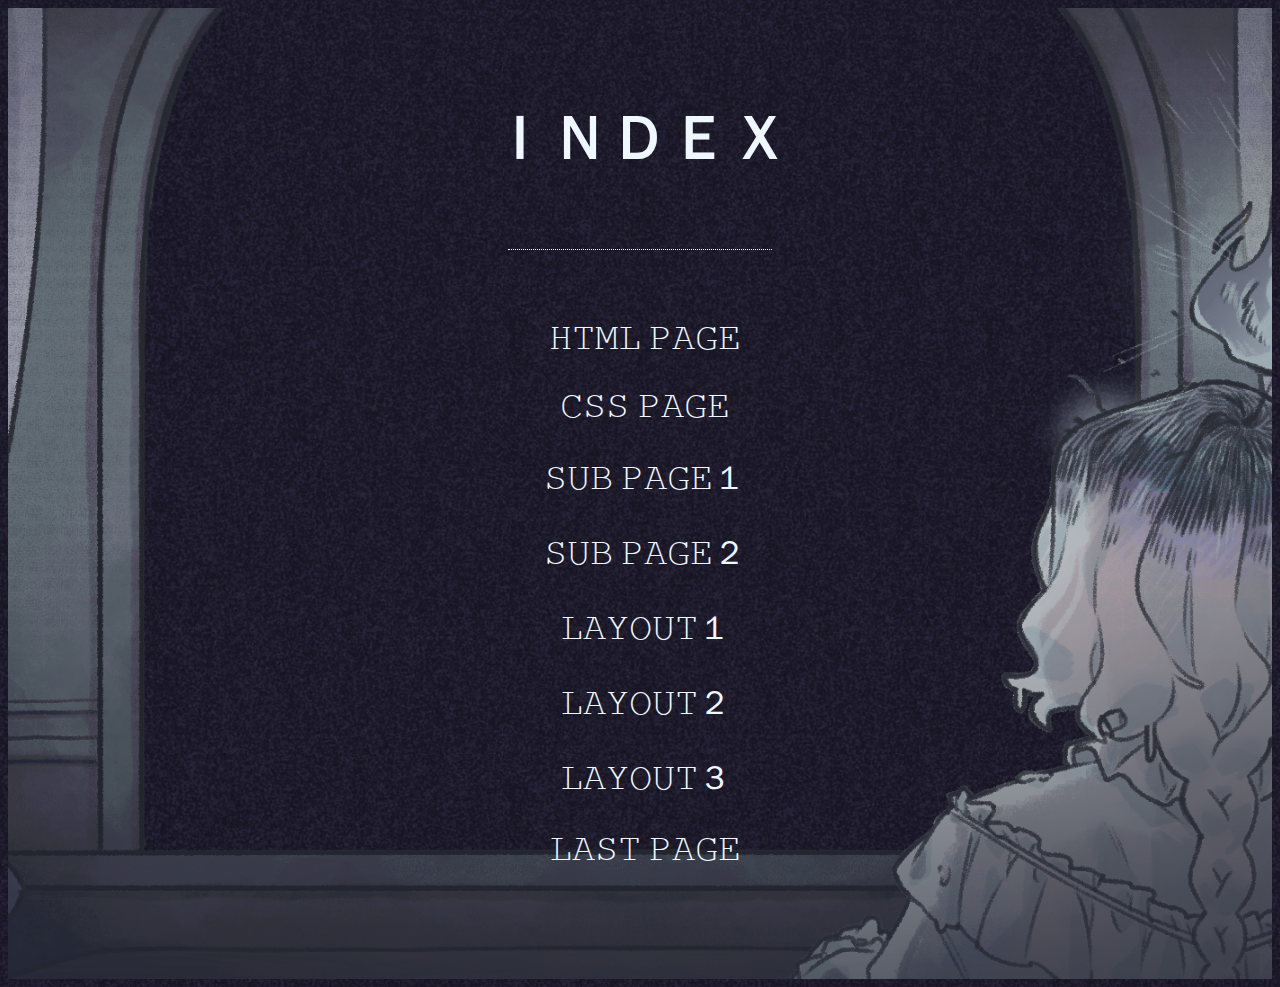
<file: index.html>
<!DOCTYPE html>
<html>
    <head>
        <title> 000의 홈페이지 입니다. </title>
        <meta charset="utf-8" />
        <link rel="stylesheet" type="text/css" href="style.css" />
        <style>
            #wrap{
                min-width: 1000px;
                max-width: 1920px;
                margin: 0px auto;
            }
            body{
                background-image: url("img/배경1.png");
                color:aliceblue;
            }
            #main_visual1{
                background-image:url(img/SM_VID_MAIN.png);
                background-repeat: no-repeat;
                background-position: 50% 50%;
                background-size: cover;
                padding: 50px 100px 80px 100px;
                text-align: center;
            }
            .long_line{
                border-top: dotted 1px aliceblue;
                margin: 15px 400px;
            }
            ul{
                margin-top: 70px;
            }
            li{
                position: relative;
                right: 15px;
                list-style: none;
                margin: 30px;
            }
            h1{
                font-size: 60px;
                margin-bottom: 70px;
            }
            a {
                color: inherit;
                text-decoration: none;
                font-size: 33px;
            }
            a:hover {
                color: #b3b2c5;
                transition: 1s;
            }
        </style>
    </head>
    <body>
        <div id="wrap">
            <div id="main_visual1">
                <h1> ＩＮＤＥＸ </h1>
                <div class="long_line"></div>
                <ul>
                    <li> <a href="html.html"> 𝙷𝚃𝙼𝙻 𝙿𝙰𝙶𝙴</a> </li>
                    <li> <a href="css.html"> 𝙲𝚂𝚂 𝙿𝙰𝙶𝙴</a> </li>
                    <li> <a href="sub1.html"> 𝚂𝚄𝙱 𝙿𝙰𝙶𝙴１</a> </li>
                    <li> <a href="sub.html"> 𝚂𝚄𝙱 𝙿𝙰𝙶𝙴２</a> </li>
                    <li> <a href="layout1/layout1.html"> 𝙻𝙰𝚈𝙾𝚄𝚃１ </a> </li>
                    <li> <a href="layout2/layout2.html"> 𝙻𝙰𝚈𝙾𝚄𝚃２ </a> </li>
                    <li> <a href="layout3/layout3.html"> 𝙻𝙰𝚈𝙾𝚄𝚃３ </a> </li>
                    <li> <a href="last.html"> 𝙻𝙰𝚂𝚃 𝙿𝙰𝙶𝙴</a> </li>
                </ul>
            </div>
        </div>
    </body>
</html>
</file>
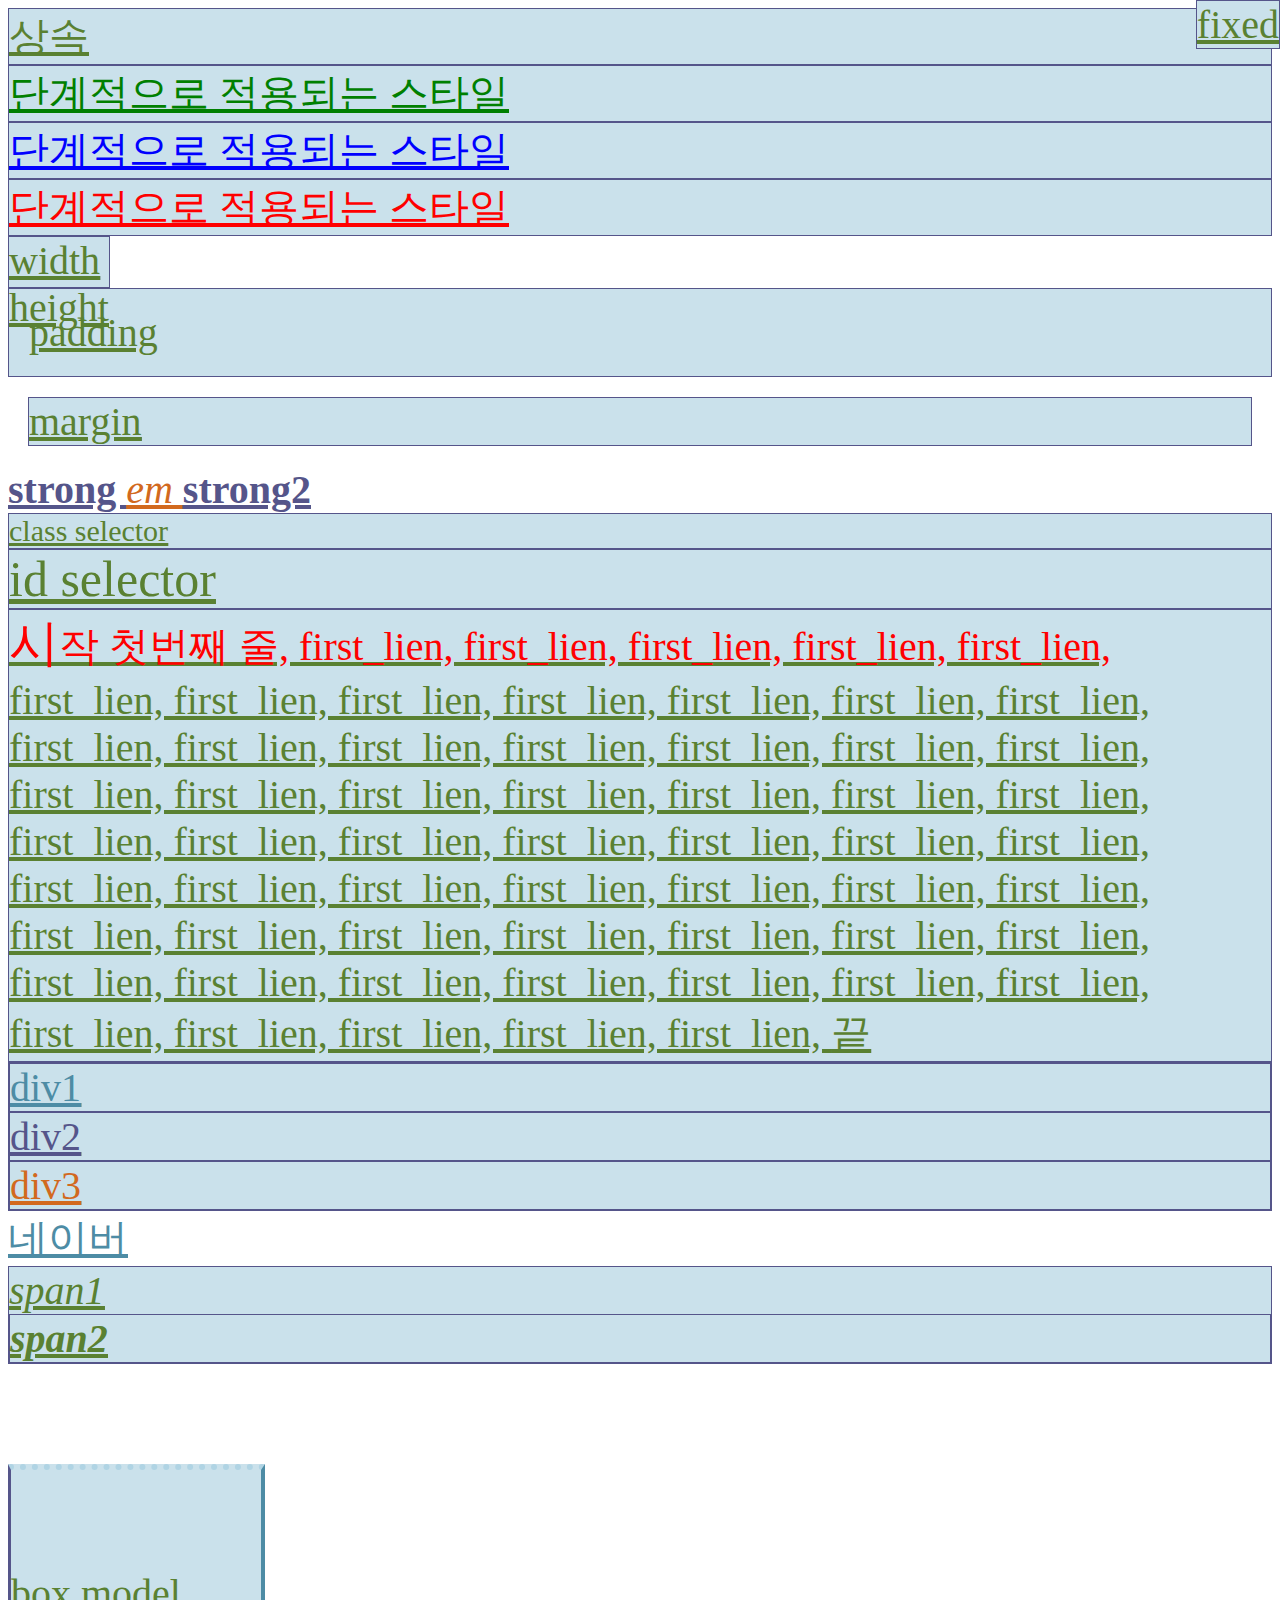
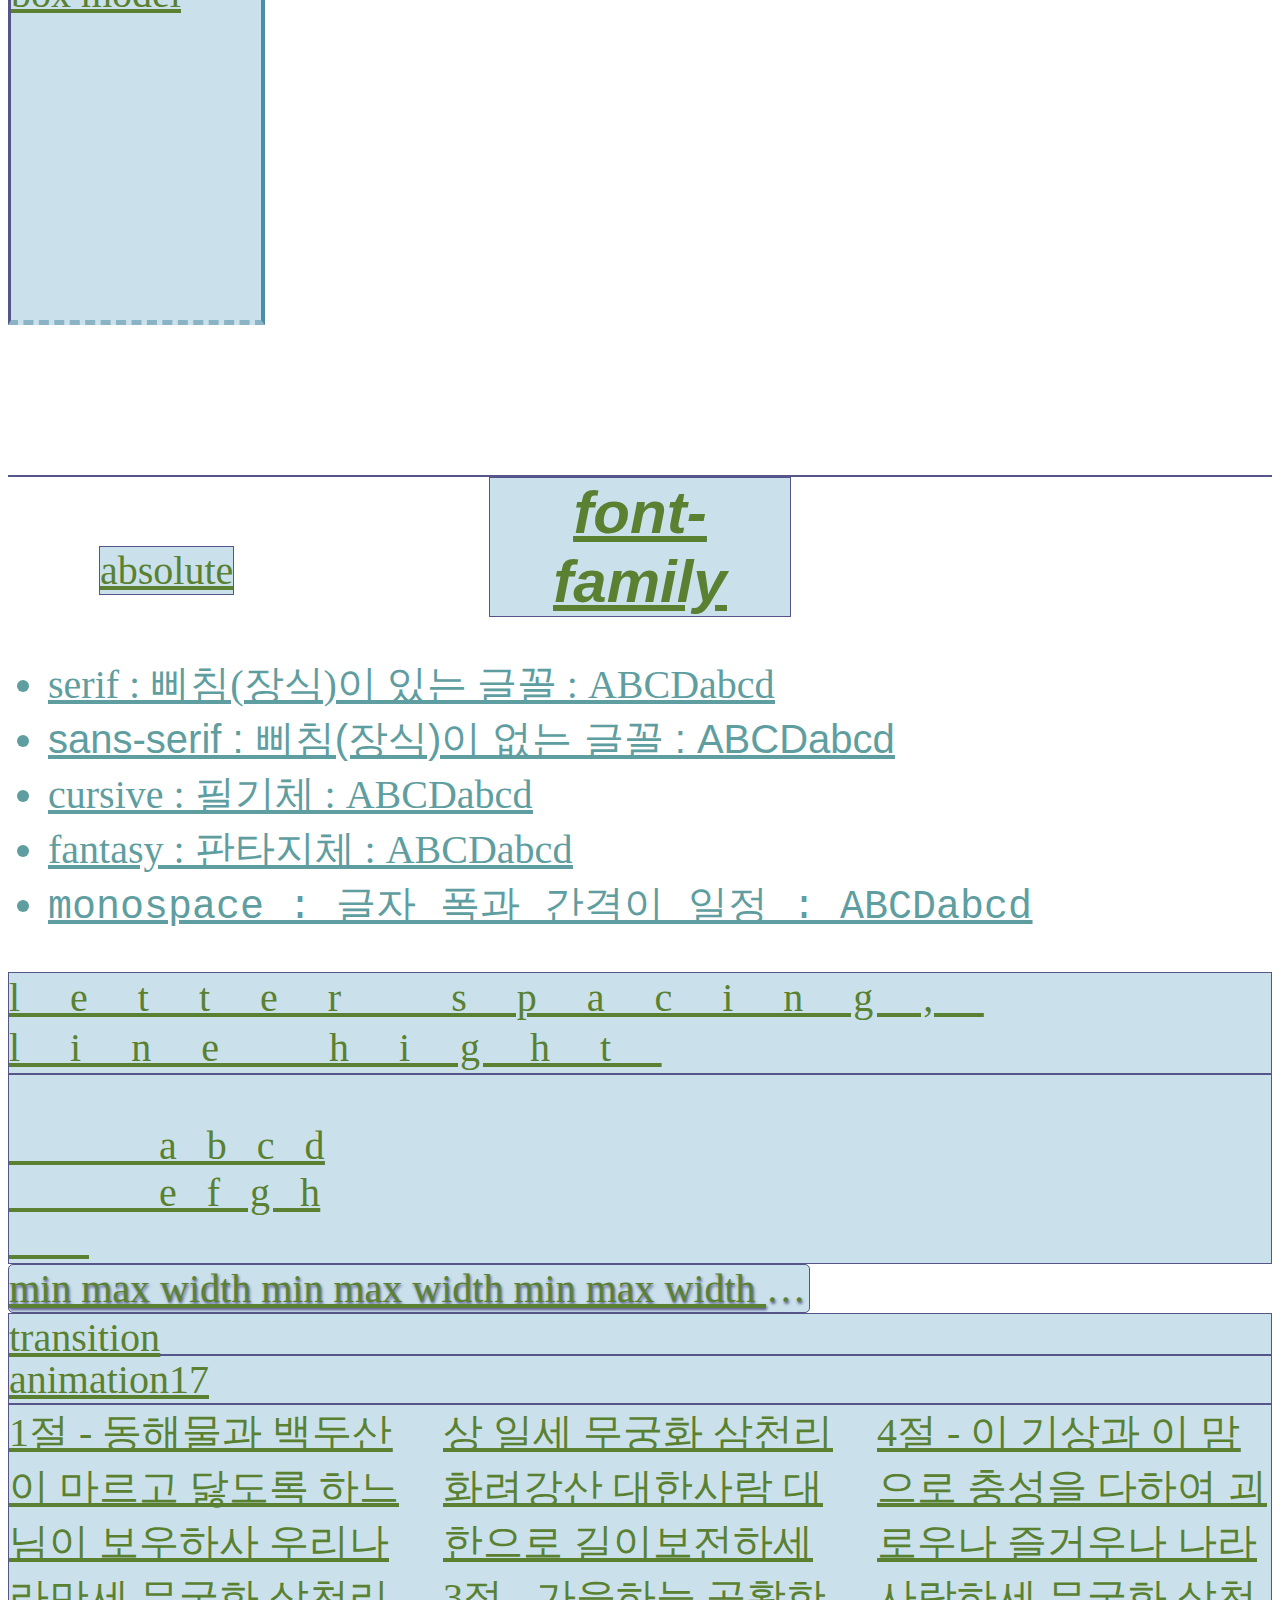
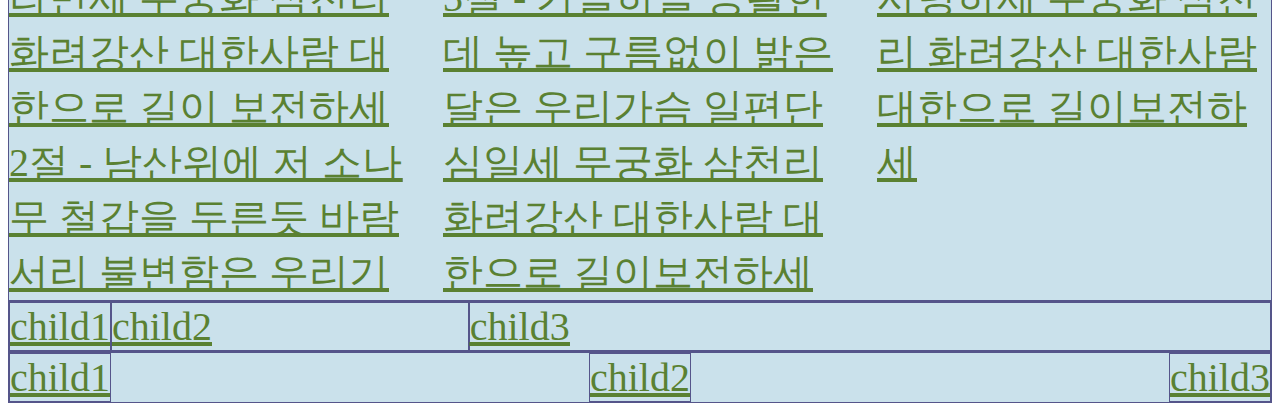
<file: css.html>
<!DOCTYPE html>
<html>
    <head>
        <title> css </title>
        <meta charset="utf-8" />
        <style>
            body{ color: cadetblue; }
            div{ 
                color: crimson;
                color: #4d8ca5;
                color: rgb(100%, 50%, 0%);
                color: rgb(90, 129, 50);
                }
            /* css 주석 */
        </style>
        <!-- html 주석 -->
        <!-- 스타일 안은 css 주석을, 그 밖은 html 주석을 사용-->
    </head>
    <body>
        <div id="d1"> 상속 </div>

        <style type="text/css">
            .cascade {color:green;}
            #specifi {color:blue;}
        </style>
        <div class="cascade"> 단계적으로 적용되는 스타일 </div>
        <div class="cascade" id="specifi"> 단계적으로 적용되는 스타일 </div>
        <div class="cascade" id="specifi" style="color:red;"> 단계적으로 적용되는 스타일 </div>

        <style>
            /* css스타일은 바디보다 헤드안에 넣는게 좋다*/
            div{ background-color: #cae1eb;
                 border: solid 1px #55558a;
                }
            #d2{
                width: 100px;
                height: 50px;
            }
        </style>
        <div id="d2"> width height </div>

        <style>
            #d3{
                padding: 20px;
            }
        </style>
        <div id="d3"> padding </div>

        <style>
            #d4{
                margin: 20px;
            }
        </style>
        <div id="d4"> margin </div>

        <style>
            *{
                text-decoration: underline;
            }
            strong{ color: #55558a;}
            em{ color: chocolate;}

        </style>
        <strong> strong </strong>
        <em> em </em>
        <strong>strong2</strong>

        <style>
            .c1{font-size: 30px;}
            #i1{font-size: 50px;}
        </style>
        <div class="c1"> class selector </div>
        <div id="i1">id selector </div>
    
        <style>
            #d5::first-line{
                color: red;
            }
            #d5::first-letter{
                font-size: 50px;
            }
            #d5::before{ content: "시작"; }
            #d5::after{ content: "끝"; }
            /* before, after는 꾸밈문자, css로 만들어낸 것이기 떄문에 컴퓨터가 읽어내는 정보로의 역할을 하지 못한다(ex.검색창에 검색이 되지 않는다.)*/
        </style>
        <div id="d5">
            첫번째 줄, first_lien, first_lien, first_lien, first_lien, first_lien, first_lien, first_lien, first_lien, first_lien, first_lien, first_lien, first_lien, first_lien, first_lien, 
            first_lien, first_lien, first_lien, first_lien, first_lien, first_lien, first_lien, first_lien, first_lien, first_lien, first_lien, first_lien, first_lien, first_lien, first_lien, 
            first_lien, first_lien, first_lien, first_lien, first_lien, first_lien, first_lien, first_lien, first_lien, first_lien, first_lien, first_lien, first_lien, first_lien, first_lien, 
            first_lien, first_lien, first_lien, first_lien, first_lien, first_lien, first_lien, first_lien, first_lien, first_lien, first_lien, first_lien, first_lien, first_lien, first_lien, 
        </div>

         <!-- 퍼스트 ~... 를 통해 원하는 글자의 색만 바꾸는 게 가능 -->
        <style>
            #d6 div:first-child{
                color: #4d8ca5;
            }
            #d6 div:nth-child(2){
                color: #55558a;
            }
            #d6 div:last-child{
                color: chocolate;
            }
        </style>
        <div id="d6">
             <div>div1</div>
             <div>div2</div>
             <div>div3</div>
        </div>

        <style>
            /* :link, :visited, :hover, :active, :focus */
            a:link{ /* 링크가 있다면 */
                color: #4d8ca5;
            }
            a:visited{ /* 방문한적이 있다면 */
                color: #55558a;
            }
            a:hover{ /* 마우스를 올리면 */
                color: chocolate;
                font-weight: bold;
            }
            a:active{ /* 마우스로 누르면 */
                color: aquamarine;
            }
            a:focus{ /* 포커스 되면 */
                color: black;
            }
        </style>
        <a href="http://www.naver.com"> 네이버 </a>

        <style>
            #d7>span{ /*자식 요소 선택자*/
                font-size: 40px;
            }
            #d7 span{ /*하위 요소 선택자*/
                font-style: italic;
            }
            #d7>div>span{
                font-weight: bold;
            }
        </style>
        <div id="d7"> <!-- <부모1>
                           <자식2></자식>
                           <자식3이자 손자의 부모2>
                                <자식의 자식4.손자1>
                           </자식>
                            </부모>-->
            <span>span1</span>
            <div>
                <span>span2</span>
            </div>
        </div>

        <style> /*선택자 그룹화*/
            body{ font-size: 40px; }
            div{ font-size: 40px; }
            span{ font-size: 40px; }
            body,div,span{ font-size: 40px; }
        </style>

        <style>
            #d8{
            width: 200px;
            height: 200px;
            border: solid 2px #851a3f;
            border-left: solid 3px #55558a;
            border-right: solid 4px #4d8ca5;
            border-top: dotted 6px #b0d4e4;
            border-bottom: dashed 5px #8ab3c5;

            margin: 50px;
            margin: 50px 100px; /*상하 좌우*/
            margin: 0px 50px 100px 150px; /*상 우 하 좌*/
            /*위에서 부터 시계방향*/
            margin-left: 0px;
            margin-right: 50px;
            margin-top: 100px;
            margin-bottom: 150px;

            padding: 50px;
            padding: 50px 100px; /*상하 좌우*/
            padding: 0px 50px 100px 150px; /*상 우 하 좌*/
            /*위에서 부터 시계방향*/
            padding-left: 0px;
            padding-right: 50px;
            padding-top: 100px;
            padding-bottom: 150px;
            }
        </style>
        <div id="d8"> box model </div>

        <style> /*앱솔루트를 남발하다가 웹사이트 자체가 망가지는 경우가 있으므로 주의해서 사용해야한다.*/
            #d9{
                position: absolute;
                left: 90px;
                top: 70px;
            }
            #d10{
                position: relative; /*관계형*/
                /*relative인 부모는, absolute 자식의 기준이 된다.
                앱솔루트가 문서를 기준으로 움직이지 않고 릴레이티브인 부모를 기준으로 움직이기 때문에
                문서의 움직임에 따라 움직이는 릴레이티브인 부모를 따라 변화한다.*/
            }
        </style>
        <div id="d10">
            <div id="d9"> absolute </div>
        </div>

        <style>
            #d11{
                position: fixed; /*고정된*/
                top: 0px;
                right: 0px;
            }
        </style>
        <div id="d11"> fixed </div>

        <style>
            #d12{
                font-family: 'Gill Sans', 'Gill Sans MT', Calibri, 'Trebuchet MS', sans-serif;
                font-size: 60px;
                font-weight: bold;
                font-style: italic;
                text-align: center;
                margin: 0px auto;
                width: 300px;
            }
        </style>
        <div id="d12"> font-family </div>
        <ul>
            <li><span style="font-family:serif;">serif : 삐침(장식)이 있는 글꼴 : ABCDabcd</span></li>
            <li><span style="font-family:sans-serif;">sans-serif : 삐침(장식)이 없는 글꼴 : ABCDabcd</span></li>
            <li><span style="font-family:cursive;">cursive : 필기체 : ABCDabcd</span></li>
            <li><span style="font-family:fantasy;">fantasy : 판타지체 : ABCDabcd</span></li>
            <li><span style="font-family:monospace;">monospace : 글자 폭과 간격이 일정 : ABCDabcd</span></li>
        </ul>

        <style>
            #d13{
                letter-spacing: 50px;
                line-height: 50px;
            }
        </style>
        <div id="d13"> letter spacing, line hight </div>

        <style>
            #d14{
                white-space: pre;
            }
        </style>
        <div id="d14">
               a   b   c   d
               e   f   g   h
        </div>

        <style>
            #d15{
                min-width: 500px;
                max-width: 800px;
                border-radius: 5px;
                text-shadow: 1px 2px 3px #55558a;
                /*가로이동,세로이동,번짐,색상*/
                white-space: nowrap;
                overflow: hidden;
                text-overflow: ellipsis;
                width: 800px;
            }
        </style>
        <div id="d15" >
            min max width min max width min max width min max width min max width
            min max width min max width min max width min max width min max width
            </div>

        <style>
            #d16{
                background-color: #cae1eb;
                height: 40px;
                transition: background-color 2s, height 2s;
            }
            #d16:hover{
                background-color: #4d8ca5;
                height: 80px;
            }
        </style>
        <div id="d16"> transition </div>

        <style>
            @keyframes animation17{
                from{ background-color: #b0d4e4; }
                to{ background-color: #4d8ca5; }
                /*or 0%,30%,60%,100%등으로 바꾸어 애니메이션을 더 복잡하게 만드는것도 가능*/
            }
            #d17:hover{
                animation-name: animation17;
                animation-duration: 2s;
            }
        </style>
        <div id="d17"> animation17 </div>

        <style>
            .col1{
                columns: 100px 3;
                /* 최소값 최대값 */
            }
        </style>
        <div class="col1">
            1절 - 동해물과 백두산이 마르고 닳도록
            하느님이 보우하사 우리나라만세
            무궁화 삼천리 화려강산 대한사람 대한으로 길이 보전하세
            
            2절 - 남산위에 저 소나무 철갑을 두른듯
            바람서리 불변함은 우리기상 일세
            무궁화 삼천리 화려강산 대한사람 대한으로 길이보전하세
            
            3절 - 가을하늘 공활한데 높고 구름없이 
            밝은달은 우리가슴 일편단심일세
            무궁화 삼천리 화려강산 대한사람 대한으로 길이보전하세
            
            4절 - 이 기상과 이 맘으로 충성을 다하여
            괴로우나 즐거우나 나라사랑하세
            무궁화 삼천리 화려강산 대한사람 대한으로 길이보전하세
        </div>

        <style>
            #d18{
                display: flex;
                /* 표시방식 : 유연하게; */
            }
            #d18 div:nth-child(1){ flex: 1;}
            #d18 div:nth-child(2){ flex: 4;}
            #d18 div:nth-child(3){ flex: 9;}
        </style>
        <div id="d18">
            <div> child1 </div>
            <div> child2 </div>
            <div> child3 </div>
        </div>

        <style>
            #d19{
                display: flex;
                justify-content:  space-between;
            }
        </style>
        <div id="d19">
            <div> child1 </div>
            <div> child2 </div>
            <div> child3 </div>
        </div>

    </body>
</html>
</file>
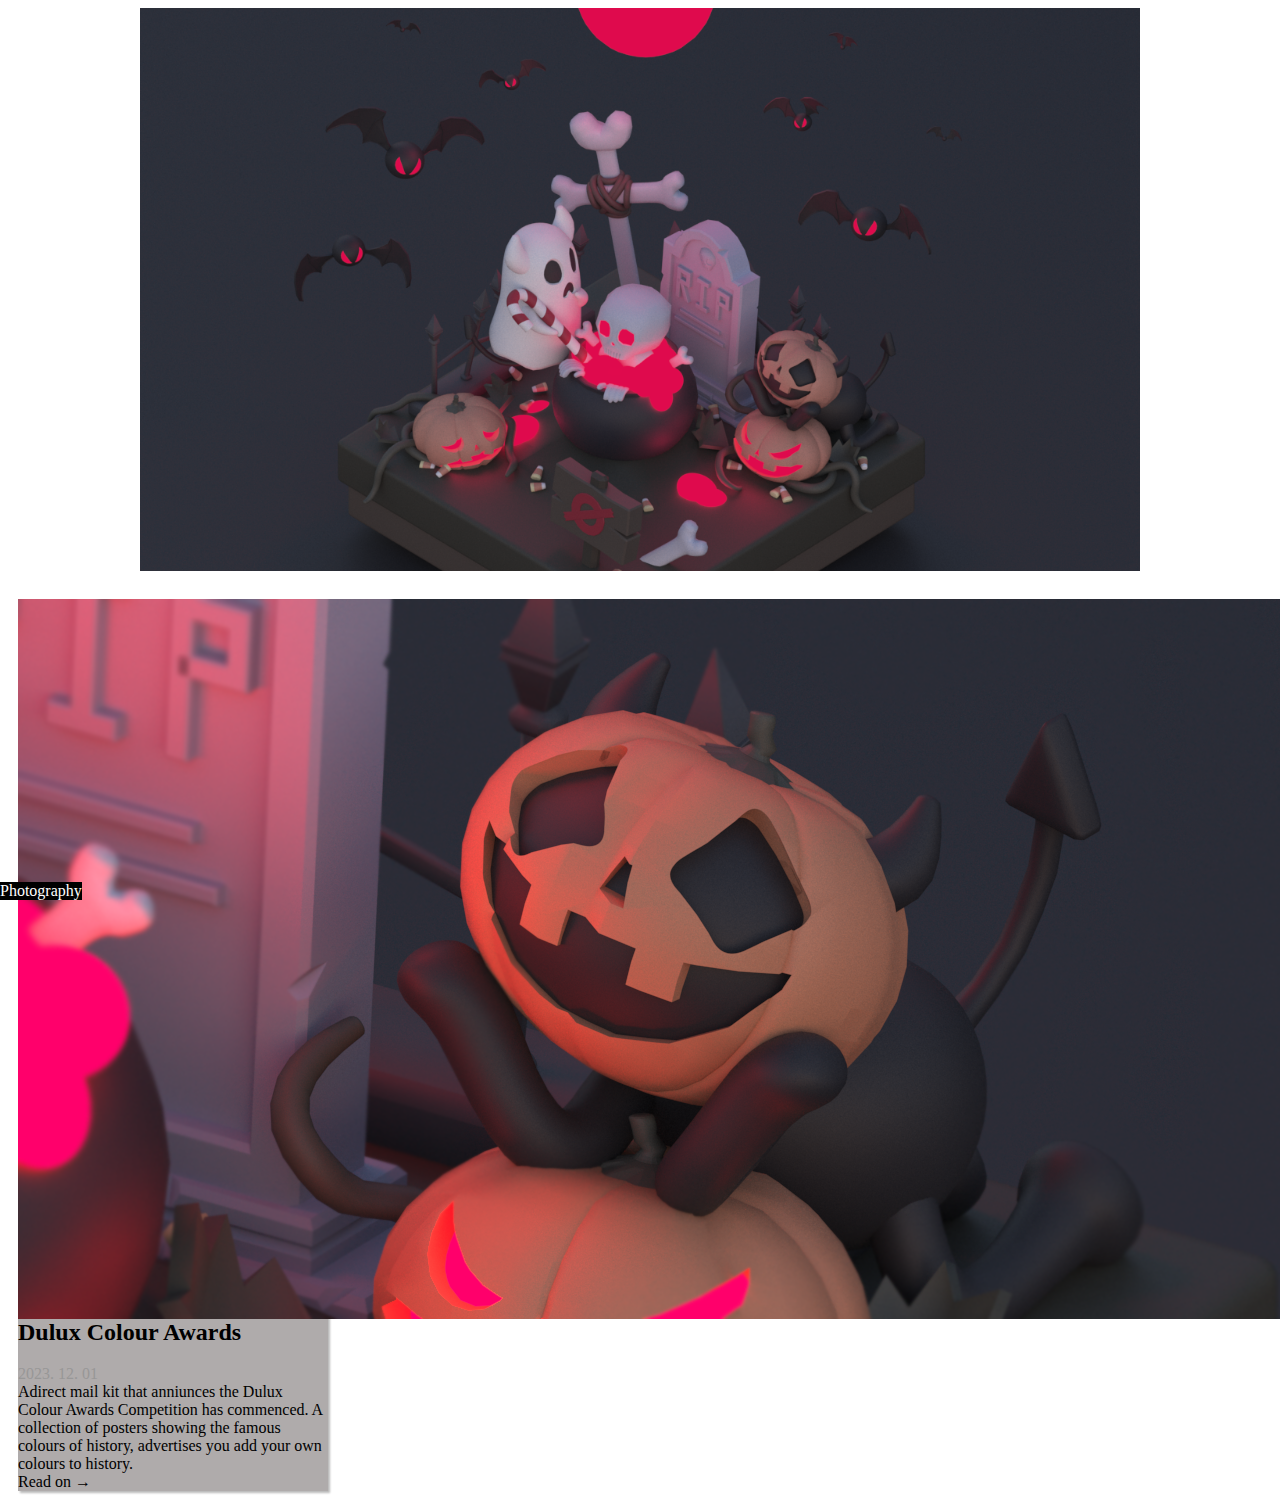
<file: n.html>
<!DOCTYPE html>
<html>
    <title> n </title>
        <meta charset="utf-8" />
    <head>
        <style>

            
           
            .mySlides {display: none;}
            img {vertical-align: middle;}

            /* Slideshow container */
            .slideshow-container {
            max-width: 1000px;
            position: relative;
            margin: auto;
            }

            .active {
            background-color: #33303e;
            }

            /* Fading animation */
            .fade {
            -webkit-animation-name: fade;
            -webkit-animation-duration: 1.5s;
            animation-name: fade;
            animation-duration: 1.5s;
            }

            @-webkit-keyframes fade {
            from {opacity: .4} 
            to {opacity: 1}
            }

            @keyframes fade {
            from {opacity: .4} 
            to {opacity: 1}
            }

            .content_card{
                width: 310px;
                background-color: #afabab;
                box-shadow: 2px 2px 2px #bababa;
                margin: 10px;
            }
            .content_card img{
                display: block;
            }
            .content_card p{
                margin: 0px;
            }
            .content_card>div:last-child>div:nth-child(2){
                color: #989797;
            }
            .content_card h2{
                margin-top: 0px;
            }
            .category{
                background-color: black;
                color: white;
                position: absolute;
                left: 0px;
                bottom: 0px;
            }
        </style>
        
    </head>
    <body>
<div class="slideshow-container">

<div class="mySlides fade">
    <img src="img/3D1 1.png" style="width:100%">
</div>
<div class="mySlides fade">
    <img src="img/3D1 2.png" style="width:100%">
</div>
<div class="mySlides fade">
    <img src="img/3D1 3.png" style="width:100%">
</div>
<div class="mySlides fade">
    <img src="img/3D1 4.png" style="width:100%">
</div>

</div>
<br>
<section class="content_card">
    <div>
        <img src="img/3D1 4.png" />
        <div class="category"> Photography </div>
    </div>
    <div>
        <h2> Dulux Colour Awards </h2>
        <div> 2023. 12. 01 </div>
        <div class="long_line"></div>
        <p>
            Adirect mail kit that anniunces the Dulux Colour Awards Competition has commenced.
            A collection of posters showing the famous colours of history,
            advertises you add your own colours to history.
        </p>
        <div class="long_line"></div>
        <div> Read on → </div>
    </div>
</section>
<div style="text-align:center">
  <span class="dot"></span> 
  <span class="dot"></span> 
  <span class="dot"></span>
  <span class="dot"></span> 
</div>
<script>
    var slideIndex = 0;
showSlides();

function showSlides() {
    var i;
    var slides = document.getElementsByClassName("mySlides");
    var dots = document.getElementsByClassName("dot");
    for (i = 0; i < slides.length; i++) {
       slides[i].style.display = "none";  
    }
    slideIndex++;
    if (slideIndex > slides.length) {slideIndex = 1}    
    for (i = 0; i < dots.length; i++) {
        dots[i].className = dots[i].className.replace(" active", "");
    }
    slides[slideIndex-1].style.display = "block";  
    dots[slideIndex-1].className += " active";
    setTimeout(showSlides, 2000); // Change image every 2 seconds
}
</script>
    </body>
</html>
</file>
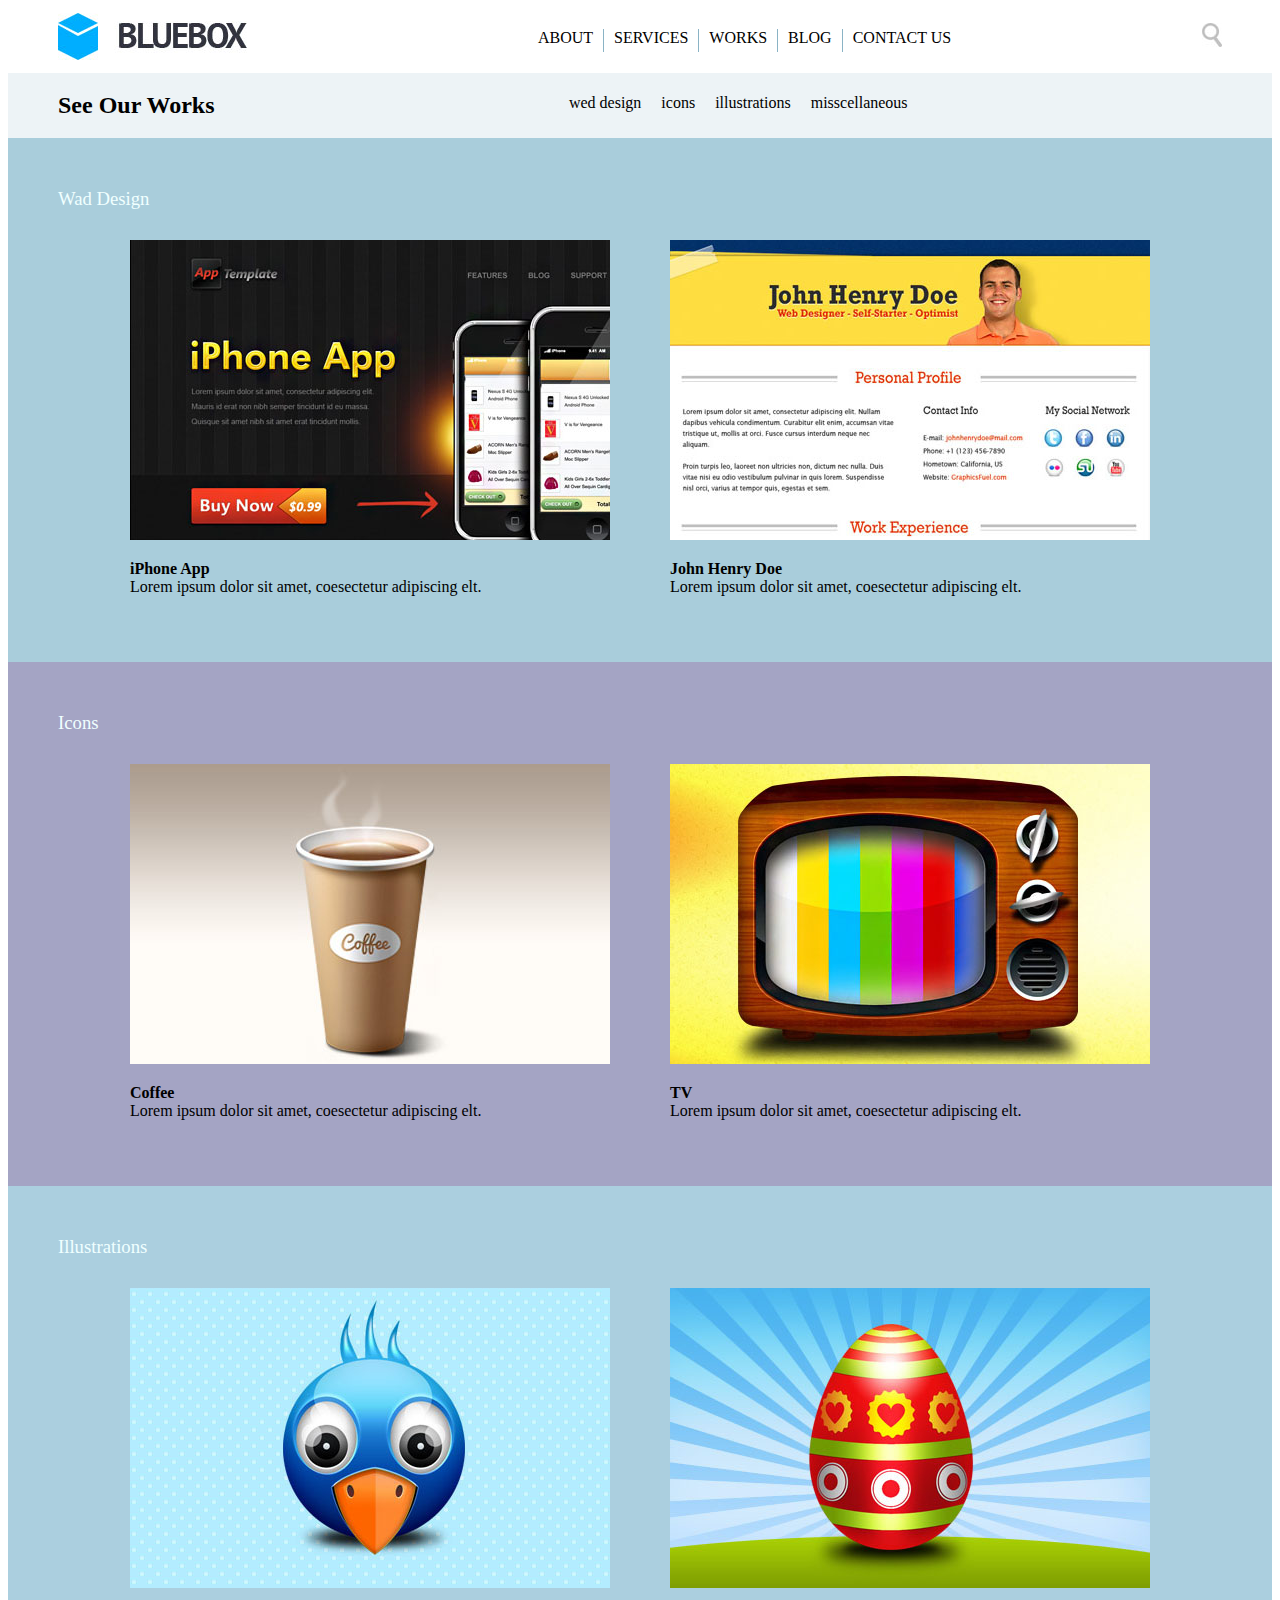
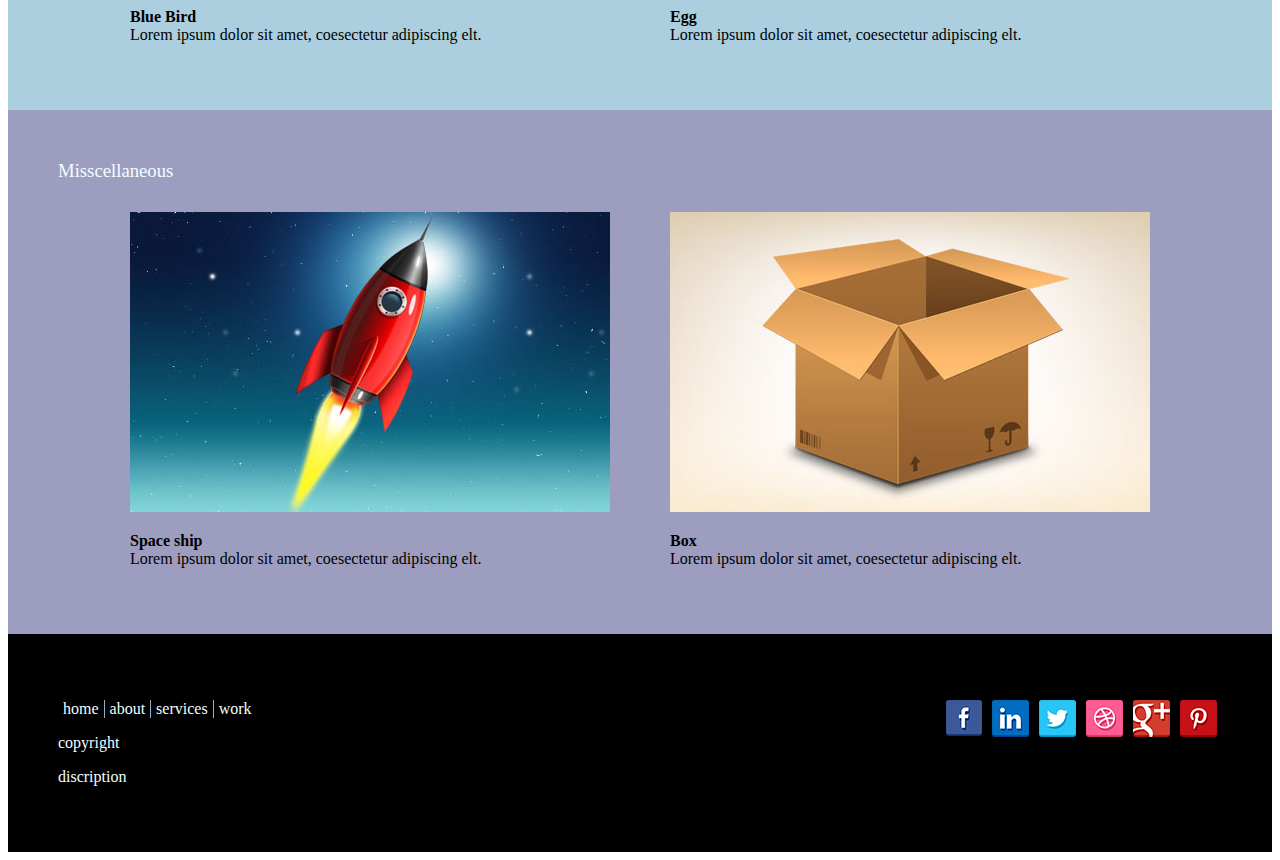
<file: layout1/layout1.html>
<!DOCTYPE html>
<html>
    <head>
        <title> layout1 </title>
        <meta charset="utf-8" />
        <style>
            /*
            #wrap ul{}
            header ul{}
            #wrap>header>ul{}
            */
            #wrap{
                min-width: 1000px; /* 최소 넓이 */
                max-width: 1920px; /* 최대 넓이 */
                margin: 0px auto;
            }
            header ul{ 
                list-style: none;
                display: flex;
                margin:13px, 0px;
            }
            header li{
                padding: 0px 10px;
                border-right: solid 1px #8ab3c5;
            }
            header li:last-child{
                border: none;
            }
            header{
                display: flex;
                justify-content: space-between;
                padding: 5px 50px;
            }
            header h1{
                margin: 0px;
            }
            header>div>img{
                margin: 10px 0px;
            }

            nav ul{
                list-style: none;
                display: flex;
            }
            nav li{
                padding: 0px 10px;
            }
            nav{
                display: flex;
                justify-content: space-between;
                background-color: #edf3f6;
                padding: 5px 50px;
            }
            nav h2{
                margin: 14px 0px;
            }

            #content>section:nth-child(1){ background-color: #a9cddb;}
            #content>section:nth-child(2){ background-color: #a4a4c4;}
            #content>section:nth-child(3){ background-color: #abcfdf;}
            #content>section:nth-child(4){ background-color: #9d9dc0;}
            #content>section>div{
                display: flex;
                justify-content: center;
            }
            #content>section>div>div{
                margin: 0px 30px;
            }
            #content dt{
                font-weight: bold;
            }
            #content dd{
                margin: 0px;
            }
            h3{
                margin: 0px;
                margin-bottom: 30px;
                color: azure;
                font-weight: normal;
            }
            section{
                padding: 50px;
            }
            footer{
                display: flex;
                justify-content: space-between;
                background-color: black;
                color: azure;
                padding: 50px;
            }
            footer ul{
                list-style: none;
                display: flex;
                padding: 0px;
            }
            footer li{
                padding: 0px 5px;
            }
            footer div:first-child li{
                border-right: solid 1px #8ab3c5;
            }
            footer div:first-child li:last-child{
                border: none;
            }

        </style>
    </head>
    <body>
        <div id="wrap">
            <header>
                <h1><img src="img/로고.png" /></h1>
                <ul>
                    <li> ABOUT </li>
                    <li> SERVICES </li>
                    <li> WORKS </li>
                    <li> BLOG </li>
                    <li> CONTACT US </li>
                </ul>
                <div><img src="img/줌.png" /></div>
            </header>

            <nav>
                <h2> See Our Works </h2>
                <ul>
                    <li> wed design </li>
                    <li> icons </li>
                    <li> illustrations </li>
                    <li> misscellaneous </li>
                </ul>
                <div></div>
            </nav>

            <div id="content">
                <section>
                    <h3> Wad Design </h3>
                    <div>
                        <div>
                            <img src="img/이미지1.png" />
                            <dl>
                                <dt> iPhone App </dt>
                                <dd> Lorem ipsum dolor sit amet, coesectetur adipiscing elt. </dd>
                            </dl>
                        </div>
                        <div>
                            <img src="img/이미지2.png" />
                            <dl>
                                <dt> John Henry Doe </dt>
                                <dd> Lorem ipsum dolor sit amet, coesectetur adipiscing elt. </dd>
                            </dl>
                        </div>
                    </div>
                </section>
                <section>
                    <h3> Icons </h3>
                    <div>
                        <div>
                            <img src="img/이미지3.png" />
                            <dl>
                                <dt> Coffee </dt>
                                <dd> Lorem ipsum dolor sit amet, coesectetur adipiscing elt. </dd>
                            </dl>
                        </div>
                        <div>
                            <img src="img/이미지4.png" />
                            <dl>
                                <dt> TV </dt>
                                <dd> Lorem ipsum dolor sit amet, coesectetur adipiscing elt. </dd>
                            </dl>
                        </div>
                    </div>
                </section>
                <section>
                    <h3>Illustrations </h3>
                    <div>
                        <div>
                            <img src="img/이미지5.png" />
                            <dl>
                                <dt> Blue Bird </dt>
                                <dd> Lorem ipsum dolor sit amet, coesectetur adipiscing elt. </dd>
                            </dl>
                        </div>
                        <div>
                            <img src="img/이미지6.png" />
                            <dl>
                                <dt> Egg </dt>
                                <dd> Lorem ipsum dolor sit amet, coesectetur adipiscing elt. </dd>
                            </dl>
                        </div>
                    </div>
                </section>
                <section>
                    <h3> Misscellaneous </h3>
                    <div>
                        <div>
                            <img src="img/이미지7.png" />
                            <dl>
                                <dt> Space ship </dt>
                                <dd> Lorem ipsum dolor sit amet, coesectetur adipiscing elt. </dd>
                            </dl>
                        </div>
                        <div>
                            <img src="img/이미지8.png" />
                            <dl>
                                <dt> Box </dt>
                                <dd> Lorem ipsum dolor sit amet, coesectetur adipiscing elt. </dd>
                            </dl>
                        </div>
                    </div>
                </section>
            </div>
            <footer>
                <div>
                    <ul>
                        <li>home</li>
                        <li>about</li>
                        <li>services</li>
                        <li>work</li>
                    </ul>
                    <p>copyright</p>
                    <p>discription</p>
                </div>
                <div>
                    <ul>
                        <li><img src="img/푸터1.png"/></li>
                        <li><img src="img/푸터2.png"/></li>
                        <li><img src="img/푸터3.png"/></li>
                        <li><img src="img/푸터4.png"/></li>
                        <li><img src="img/푸터5.png"/></li>
                        <li><img src="img/푸터6.png"/></li>
                    </ul>
                </div>
            </footer>
        </div>
    </body>
</html>
</file>
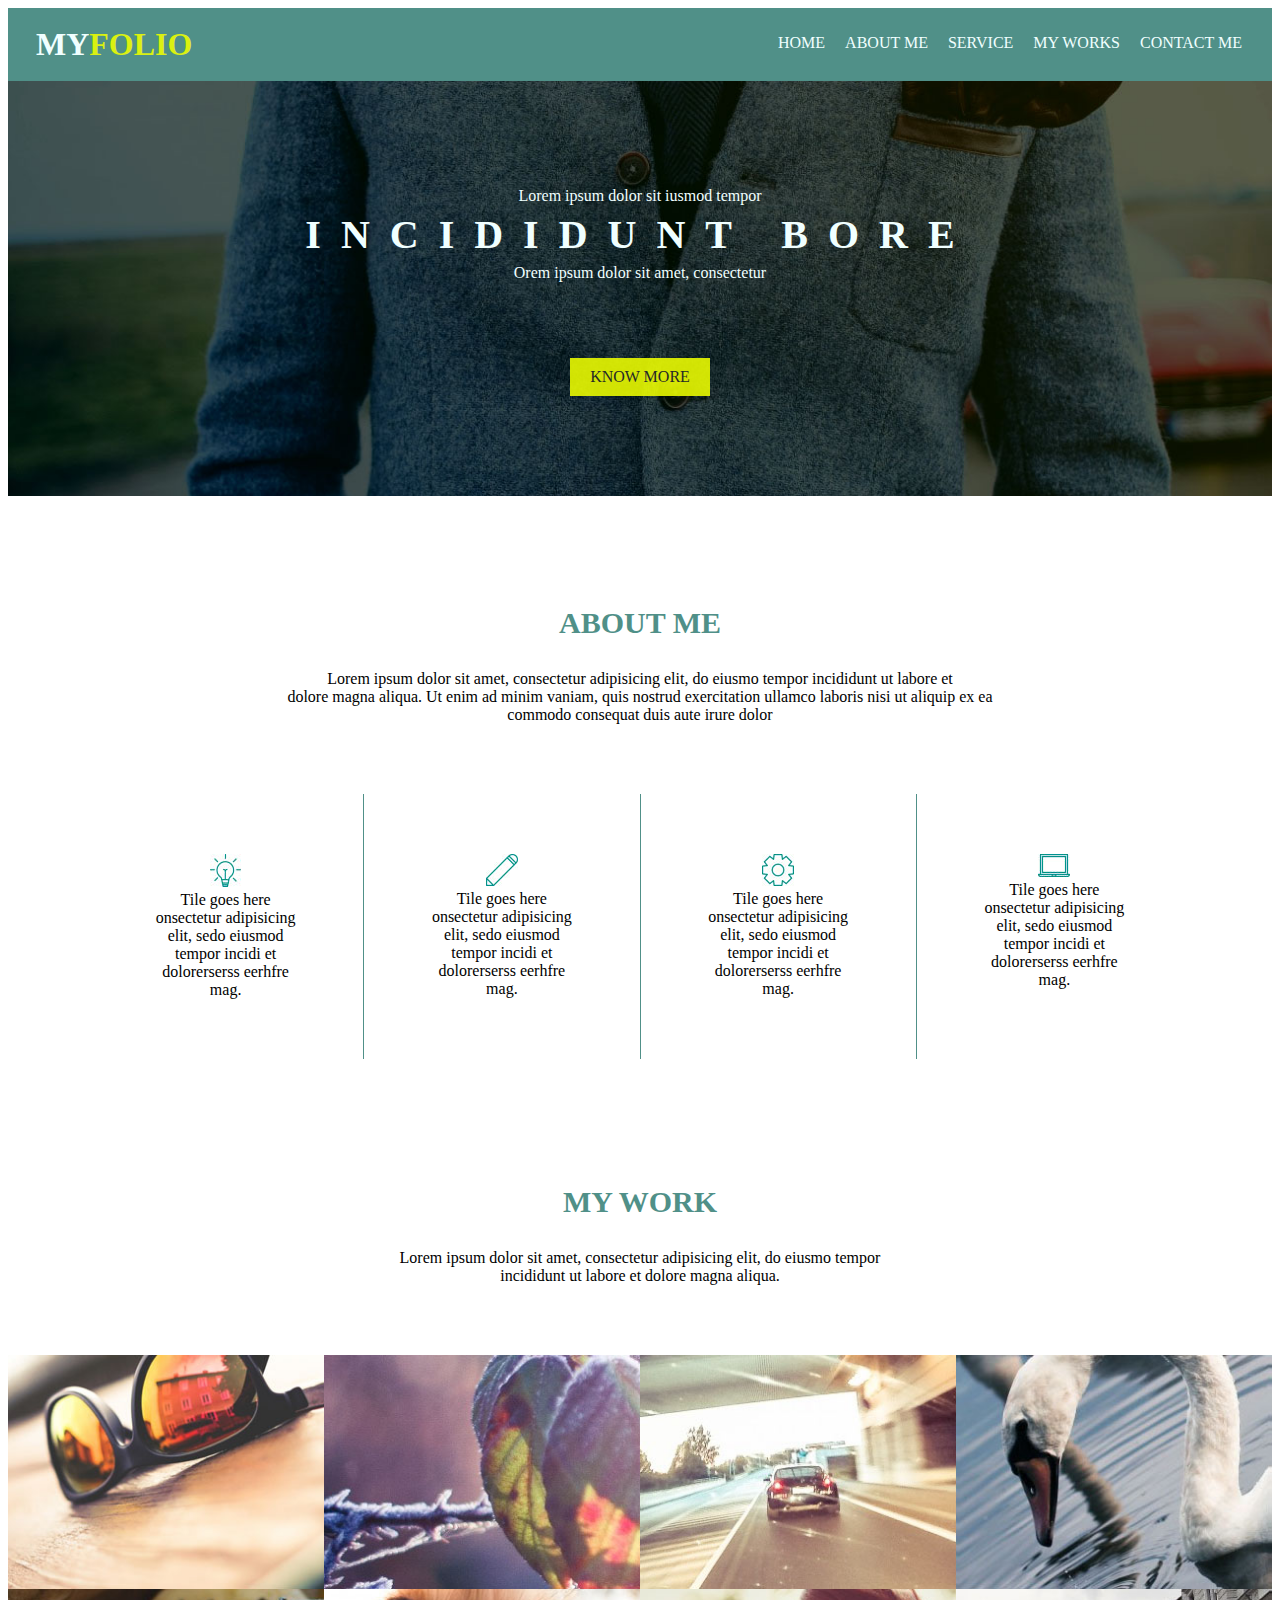
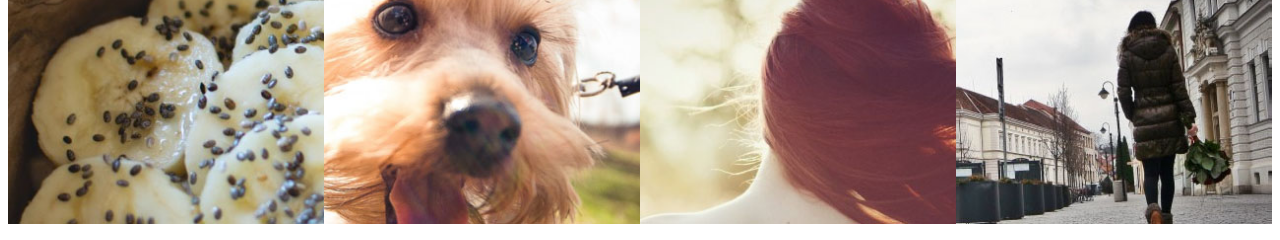
<file: layout2/layout2.html>
<!DOCTYPE html>
<html>
    <head>
        <title> layout2 </title>
        <meta charset="utf-8" />
        <style>
            #wrap{
                min-width: 1000px;
                max-width: 1920px;
                margin: 0px auto;
            }
            header{
                display: flex;
                justify-content: space-between;
                background-color: #509088;
                color: azure;
                padding: 10px 20px;
            }
            header ul{
                list-style: none;
                display: flex;
            }
            header li{
                padding: 0px 10px; /* 간격 띄우기 */
            }
            header h1{
                margin: 8px;
            }
            header h1 span{
                color: #eeff00e0;
            }
            #main_visual{
                background-image: url(img/베너1.png);
                padding: 100px;
                color: azure;
                text-align: center;
                /* background-size: 100px auto; */
                background-repeat: no-repeat;
                background-color: black;
                background-position: 50% 50%;
                /* background-size: contain; /* 담기도록 */
                background-size: cover; /* 씌워지도록 */
                /* background-size는 이후에 적혀진 것의 말을 듣는다. 말바꿈과 같음 */
            }
            #main_visual h2{
                font-size: 40px;
                letter-spacing: 20px;
                margin: 0px;
            }
            #main_visual p{
                margin: 6px;
            }
            .button{
                background-color: #eeff00e0;
                display: inline-block;
                padding: 10px 20px;
                color: #252827;
                margin-top: 70px;
            }
            section{
                text-align: center;
            }
            section h3{
                color: #509088;
                font-size: 30px;
            }
            #content1{
                padding: 80px;
            }
            #content1 ul{
                display: flex;
                list-style: none;
                padding: 0px;
                margin-top: 70px;
            }
            #content1 li{
                border-right: solid 1px #509088;
                padding: 60px;
            }
            #content1 li:last-child{
                border: none;
            }
            #content1 dd{
                margin: 0px;
            }
            #content2 ul{
                display: flex;
                flex-direction: row;
                flex-wrap: wrap; /* 유연-줄바꿈 : 줄바꿈 하기 */
                list-style: none;
                padding: 0px;
                margin-top: 70px;
            }
            #content2 li{
                width: 25%; /* 들어갈 수 있는 공간을 100%로 봤을때. 넓이를 1/4로 */
            }
            #content2 li img{
                width: 100%; /* 들어갈 수 있는 공간의 25% */
                display: block;
            }
        </style>
    </head>
    <body>
        <div id="wrap">
            <header>
                <h1> MY<span>FOLIO</span></h1>
            <ul>
                <li> HOME </li>
                <li> ABOUT ME </li>
                <li> SERVICE </li>
                <li> MY WORKS </li>
                <li> CONTACT ME </li>
            </ul>
            </header>
            <div id="main_visual">
                <p>Lorem ipsum dolor sit iusmod tempor</p>
                <h2>INCIDIDUNT BORE</h2>
                <p>Orem ipsum dolor sit amet, consectetur</p>
                <div class="button"> KNOW MORE </div>
            </div>
            <section id="content1">
                <h3> ABOUT ME </h3>
                <p>
                    Lorem ipsum dolor sit amet, consectetur adipisicing elit, do eiusmo tempor incididunt ut labore et<br />
                    dolore magna aliqua. Ut enim ad minim vaniam, quis nostrud exercitation ullamco laboris nisi ut aliquip ex ea<br />
                    commodo consequat duis aute irure dolor
                </p>
                <ul>
                    <li>
                        <img src="img/아이콘1.png" />
                        <dl>
                            <dt> Tile goes here </dt>
                            <dd>
                                onsectetur adipisicing elit, sedo eiusmod
                                tempor incidi
                                et dolorerserss eerhfre mag.
                            </dd>
                        </dl>
                    </li>
                    <li>
                        <img src="img/아이콘2.png" />
                        <dl>
                            <dt> Tile goes here </dt>
                            <dd>
                                onsectetur adipisicing elit, sedo eiusmod
                                tempor incidi
                                et dolorerserss eerhfre mag.
                            </dd>
                        </dl>
                    </li>
                    <li>
                        <img src="img/아이콘3.png" />
                        <dl>
                            <dt> Tile goes here </dt>
                            <dd>
                                onsectetur adipisicing elit, sedo eiusmod
                                tempor incidi
                                et dolorerserss eerhfre mag.
                            </dd>
                        </dl>
                    </li>
                    <li>
                        <img src="img/아이콘4.png" />
                        <dl>
                            <dt> Tile goes here </dt>
                            <dd>
                                onsectetur adipisicing elit, sedo eiusmod
                                tempor incidi
                                et dolorerserss eerhfre mag.
                            </dd>
                        </dl>
                    </li>
                </ul>
            </section>
            <section id="content2">
                <h3> MY WORK </h3>
                <p>
                    Lorem ipsum dolor sit amet, consectetur adipisicing elit, do eiusmo tempor<br />
                    incididunt ut labore et dolore magna aliqua.
                </p>
                <ul>
                    <li> <img src="img/워크이미지1.png" /> </li>
                    <li> <img src="img/워크이미지2.png" /> </li>
                    <li> <img src="img/워크이미지3.png" /> </li>
                    <li> <img src="img/워크이미지4.png" /> </li>
                    <li> <img src="img/워크이미지5.png" /> </li>
                    <li> <img src="img/워크이미지6.png" /> </li>
                    <li> <img src="img/워크이미지7.png" /> </li>
                    <li> <img src="img/워크이미지8.png" /> </li>
                </ul>
            </section>
        </div>
    </body>
</html>
</file>
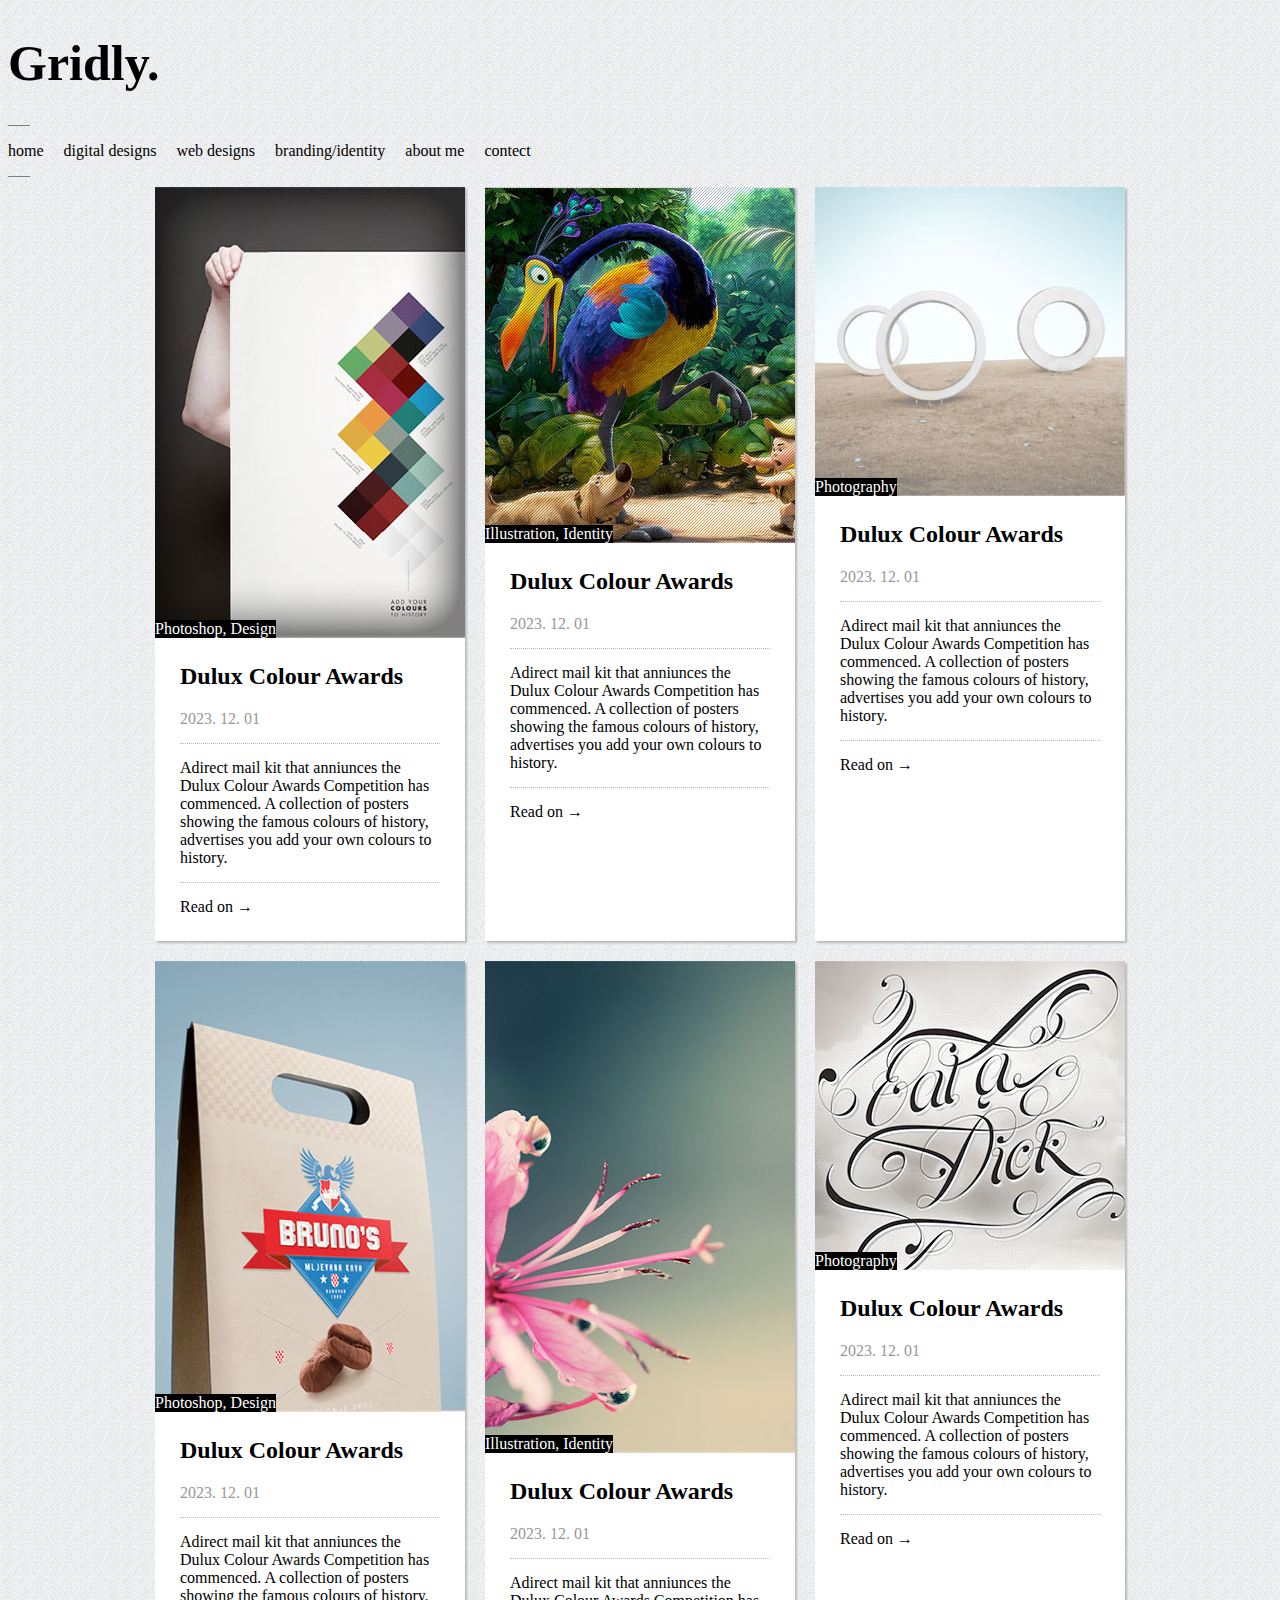
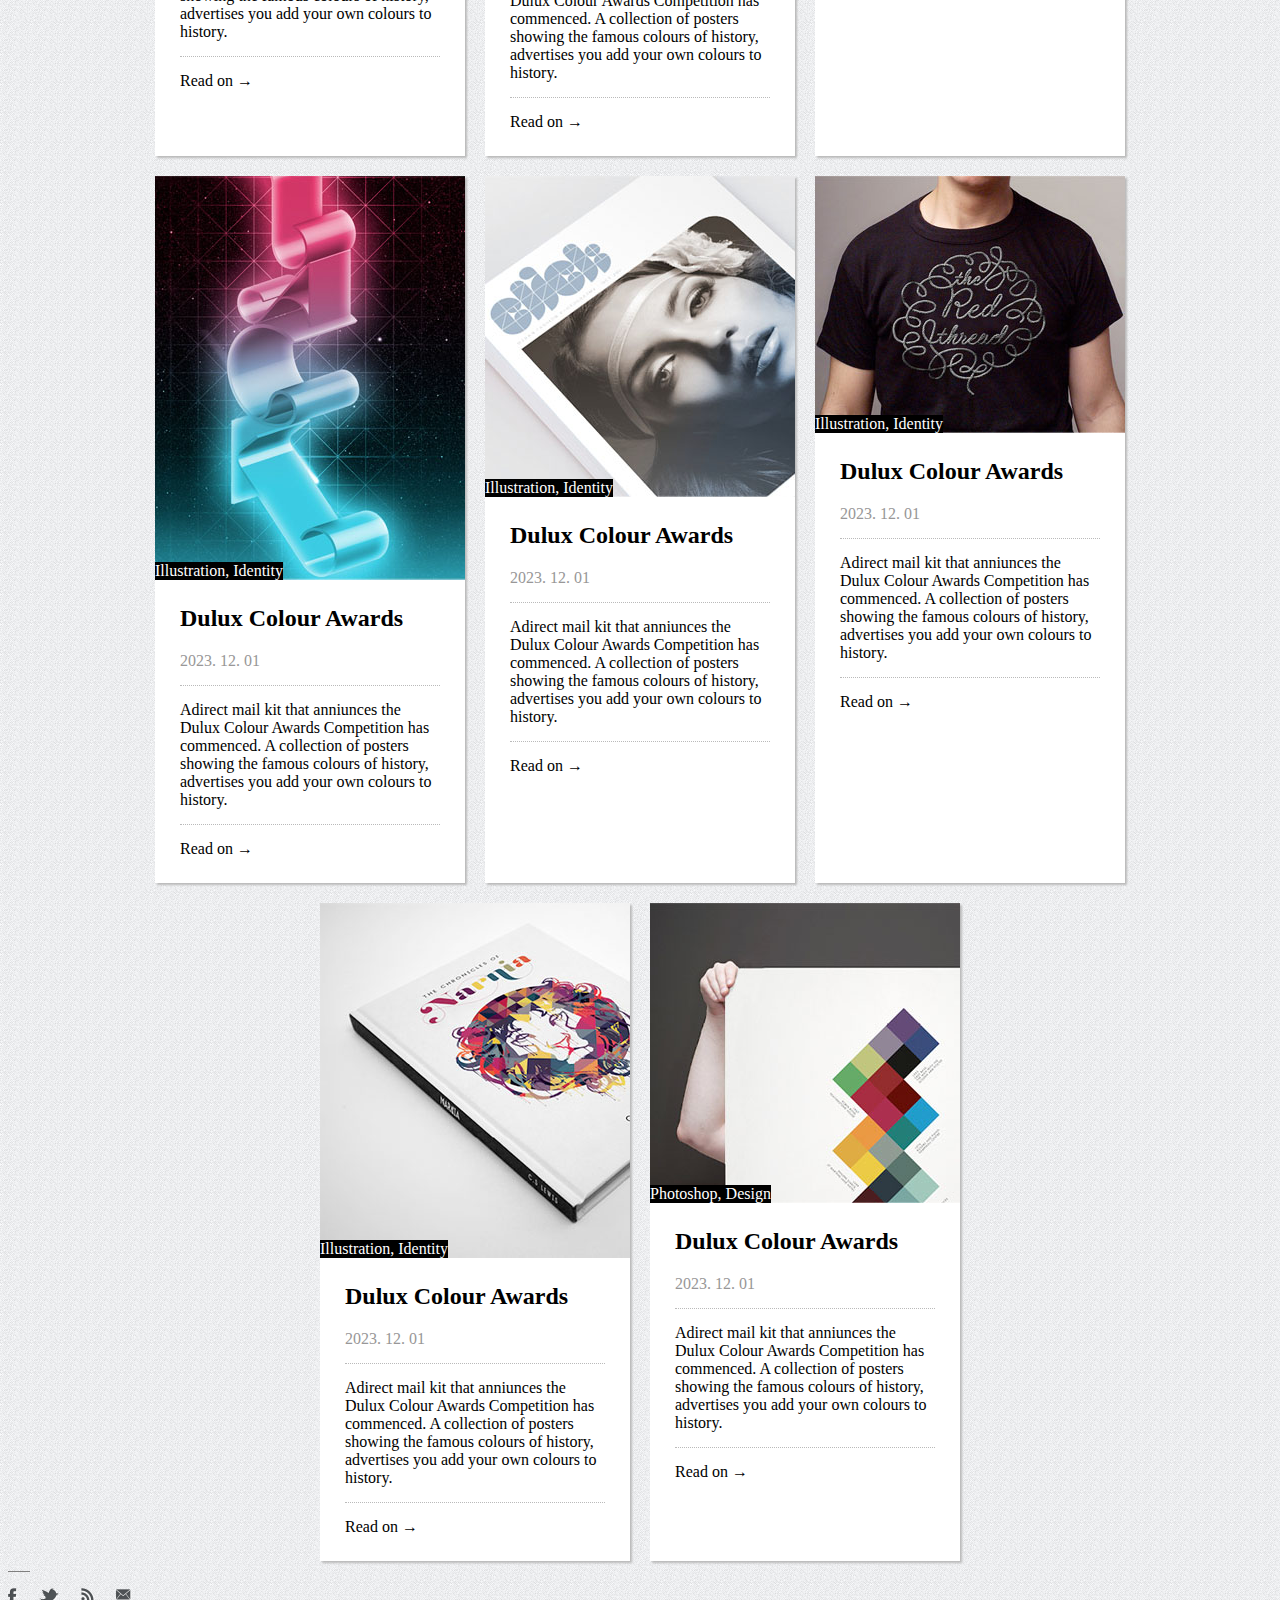
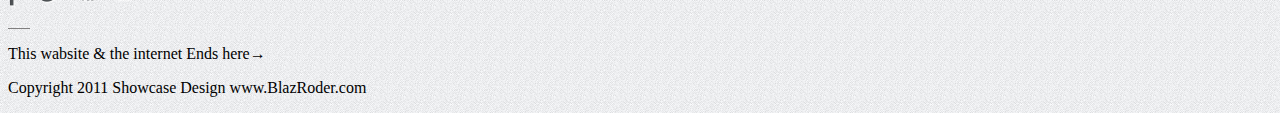
<file: layout3/layout3.html>
<!DOCTYPE html>
<html>
    <head>
        <title> layout3 </title>
        <meta charset="utf-8" />
        <style>
            #wrap{
                min-width: 1000px;
                max-width: 1920px;
                margin: 0px auto;
            }
            body{
                background-image: url("img/배경조각.png");
            }
            header h1{
                font-size: 50px;
            }
            header ul{
                list-style: none;
                display: flex;
                padding: 0px;
            }
            header li{
                padding-right: 20px;
            }
            .short_line{
                width: 22px;
                border-top: solid 1px #807f7f;
            }
            #content{
                display: flex;
                flex-direction: row;
                flex-wrap: wrap;
                justify-content: center;
            }
            .content_card{
                width: 310px;
                background-color: white;
                box-shadow: 2px 2px 2px #bababa;
                margin: 10px;
            }
            .content_card h2{
                margin-top: 0px;
            }
            .content_card>div:last-child{
                padding: 25px;
            }
            .content_card>div:first-child{
                position: relative; /* 관계적인 */
                /* relative인 부모는 absolute인 자식의 기준이 된다 */
            }
            .content_card img{
                display: block;
            }
            .content_card>div:last-child>div:nth-child(2){
                color: #989797;
            }
            .content_card p{
                margin: 0px;
            }
            .category{
                background-color: black;
                color: white;
                position: absolute;
                /* 위치지정: 절대적인; */
                left: 0px;
                bottom: 0px;
            }
            .long_line{
                border-top: dotted 1px #bababa;
                margin: 15px 0px;
            }
            footer ul{
                list-style: none;
                display: flex;
                padding: 0px;
            }
            footer li{
                padding-right: 20px;
            }
        </style>
    </head>
    <body>
        <div id="wrap">
            <header>
                <h1>Gridly.</h1>
                <div class="short_line"></div>
                <ul>
                    <li> home </li>
                    <li> digital designs </li>
                    <li> web designs </li>
                    <li> branding/identity </li>
                    <li> about me </li>
                    <li> contect </li>
                </ul>
                <div class="short_line"></div>
            </header>
            <div id="content">
                <section class="content_card">
                    <div>
                        <img src="img/카드이미지1.png" />
                        <div class="category"> Photoshop, Design </div>
                    </div>
                    <div>
                        <h2> Dulux Colour Awards </h2>
                        <div> 2023. 12. 01 </div>
                        <div class="long_line"></div>
                        <p>
                            Adirect mail kit that anniunces the Dulux Colour Awards Competition has commenced.
                            A collection of posters showing the famous colours of history,
                            advertises you add your own colours to history.
                        </p>
                        <div class="long_line"></div>
                        <div> Read on → </div>
                    </div>
                </section>
                <section class="content_card">
                    <div>
                        <img src="img/카드이미지2.png" />
                        <div class="category"> Illustration, Identity </div>
                    </div>
                    <div>
                        <h2> Dulux Colour Awards </h2>
                        <div> 2023. 12. 01 </div>
                        <div class="long_line"></div>
                        <p>
                            Adirect mail kit that anniunces the Dulux Colour Awards Competition has commenced.
                            A collection of posters showing the famous colours of history,
                            advertises you add your own colours to history.
                        </p>
                        <div class="long_line"></div>
                        <div> Read on → </div>
                    </div>
                </section>
                <section class="content_card">
                    <div>
                        <img src="img/카드이미지3.png" />
                        <div class="category"> Photography </div>
                    </div>
                    <div>
                        <h2> Dulux Colour Awards </h2>
                        <div> 2023. 12. 01 </div>
                        <div class="long_line"></div>
                        <p>
                            Adirect mail kit that anniunces the Dulux Colour Awards Competition has commenced.
                            A collection of posters showing the famous colours of history,
                            advertises you add your own colours to history.
                        </p>
                        <div class="long_line"></div>
                        <div> Read on → </div>
                    </div>
                </section>
                <section class="content_card">
                    <div>
                        <img src="img/카드이미지4.png" />
                        <div class="category"> Photoshop, Design </div>
                    </div>
                    <div>
                        <h2> Dulux Colour Awards </h2>
                        <div> 2023. 12. 01 </div>
                        <div class="long_line"></div>
                        <p>
                            Adirect mail kit that anniunces the Dulux Colour Awards Competition has commenced.
                            A collection of posters showing the famous colours of history,
                            advertises you add your own colours to history.
                        </p>
                        <div class="long_line"></div>
                        <div> Read on → </div>
                    </div>
                </section>
                <section class="content_card">
                    <div>
                        <img src="img/카드이미지5.png" />
                        <div class="category"> Illustration, Identity </div>
                    </div>
                    <div>
                        <h2> Dulux Colour Awards </h2>
                        <div> 2023. 12. 01 </div>
                        <div class="long_line"></div>
                        <p>
                            Adirect mail kit that anniunces the Dulux Colour Awards Competition has commenced.
                            A collection of posters showing the famous colours of history,
                            advertises you add your own colours to history.
                        </p>
                        <div class="long_line"></div>
                        <div> Read on → </div>
                    </div>
                </section>
                <section class="content_card">
                    <div>
                        <img src="img/카드이미지6.png" />
                        <div class="category"> Photography </div>
                    </div>
                    <div>
                        <h2> Dulux Colour Awards </h2>
                        <div> 2023. 12. 01 </div>
                        <div class="long_line"></div>
                        <p>
                            Adirect mail kit that anniunces the Dulux Colour Awards Competition has commenced.
                            A collection of posters showing the famous colours of history,
                            advertises you add your own colours to history.
                        </p>
                        <div class="long_line"></div>
                        <div> Read on → </div>
                    </div>
                </section>
                <section class="content_card">
                    <div>
                        <img src="img/카드이미지7.png" />
                        <div class="category"> Illustration, Identity</div>
                    </div>
                    <div>
                        <h2> Dulux Colour Awards </h2>
                        <div> 2023. 12. 01 </div>
                        <div class="long_line"></div>
                        <p>
                            Adirect mail kit that anniunces the Dulux Colour Awards Competition has commenced.
                            A collection of posters showing the famous colours of history,
                            advertises you add your own colours to history.
                        </p>
                        <div class="long_line"></div>
                        <div> Read on → </div>
                    </div>
                </section>
                <section class="content_card">
                    <div>
                        <img src="img/카드이미지8.png" />
                        <div class="category"> Illustration, Identity </div>
                    </div>
                    <div>
                        <h2> Dulux Colour Awards </h2>
                        <div> 2023. 12. 01 </div>
                        <div class="long_line"></div>
                        <p>
                            Adirect mail kit that anniunces the Dulux Colour Awards Competition has commenced.
                            A collection of posters showing the famous colours of history,
                            advertises you add your own colours to history.
                        </p>
                        <div class="long_line"></div>
                        <div> Read on → </div>
                    </div>
                </section>
                <section class="content_card">
                    <div>
                        <img src="img/카드이미지9.png" />
                        <div class="category"> Illustration, Identity </div>
                    </div>
                    <div>
                        <h2> Dulux Colour Awards </h2>
                        <div> 2023. 12. 01 </div>
                        <div class="long_line"></div>
                        <p>
                            Adirect mail kit that anniunces the Dulux Colour Awards Competition has commenced.
                            A collection of posters showing the famous colours of history,
                            advertises you add your own colours to history.
                        </p>
                        <div class="long_line"></div>
                        <div> Read on → </div>
                    </div>
                </section>
                <section class="content_card">
                    <div>
                        <img src="img/카드이미지10.png" />
                        <div class="category"> Illustration, Identity </div>
                    </div>
                    <div>
                        <h2> Dulux Colour Awards </h2>
                        <div> 2023. 12. 01 </div>
                        <div class="long_line"></div>
                        <p>
                            Adirect mail kit that anniunces the Dulux Colour Awards Competition has commenced.
                            A collection of posters showing the famous colours of history,
                            advertises you add your own colours to history.
                        </p>
                        <div class="long_line"></div>
                        <div> Read on → </div>
                    </div>
                </section>
                <section class="content_card">
                    <div>
                        <img src="img/카드이미지11.png" />
                        <div class="category"> Photoshop, Design </div>
                    </div>
                    <div>
                        <h2> Dulux Colour Awards </h2>
                        <div> 2023. 12. 01 </div>
                        <div class="long_line"></div>
                        <p>
                            Adirect mail kit that anniunces the Dulux Colour Awards Competition has commenced.
                            A collection of posters showing the famous colours of history,
                            advertises you add your own colours to history.
                        </p>
                        <div class="long_line"></div>
                        <div> Read on → </div>
                    </div>
                </section>
            </div>
            <footer>
                <div class="short_line"></div>
                <ul>
                    <li><img src="img/아이콘1.png" /></li>
                    <li><img src="img/아이콘2.png" /></li>
                    <li><img src="img/아이콘3.png" /></li>
                    <li><img src="img/아이콘4.png" /></li>
                </ul>
                <div class="short_line"></div>
                <p>
                    This wabsite & the internet Ends here→
                </p>
                <p>
                    Copyright 2011 Showcase Design www.BlazRoder.com
                </p>
            </footer>
        </div>
    </body>
</html>
</file>
<file: style.css>
body{
    /* body의 */
    background-color:#383352;
    /* 배경-색깔: 색이름; */
}
</file>
